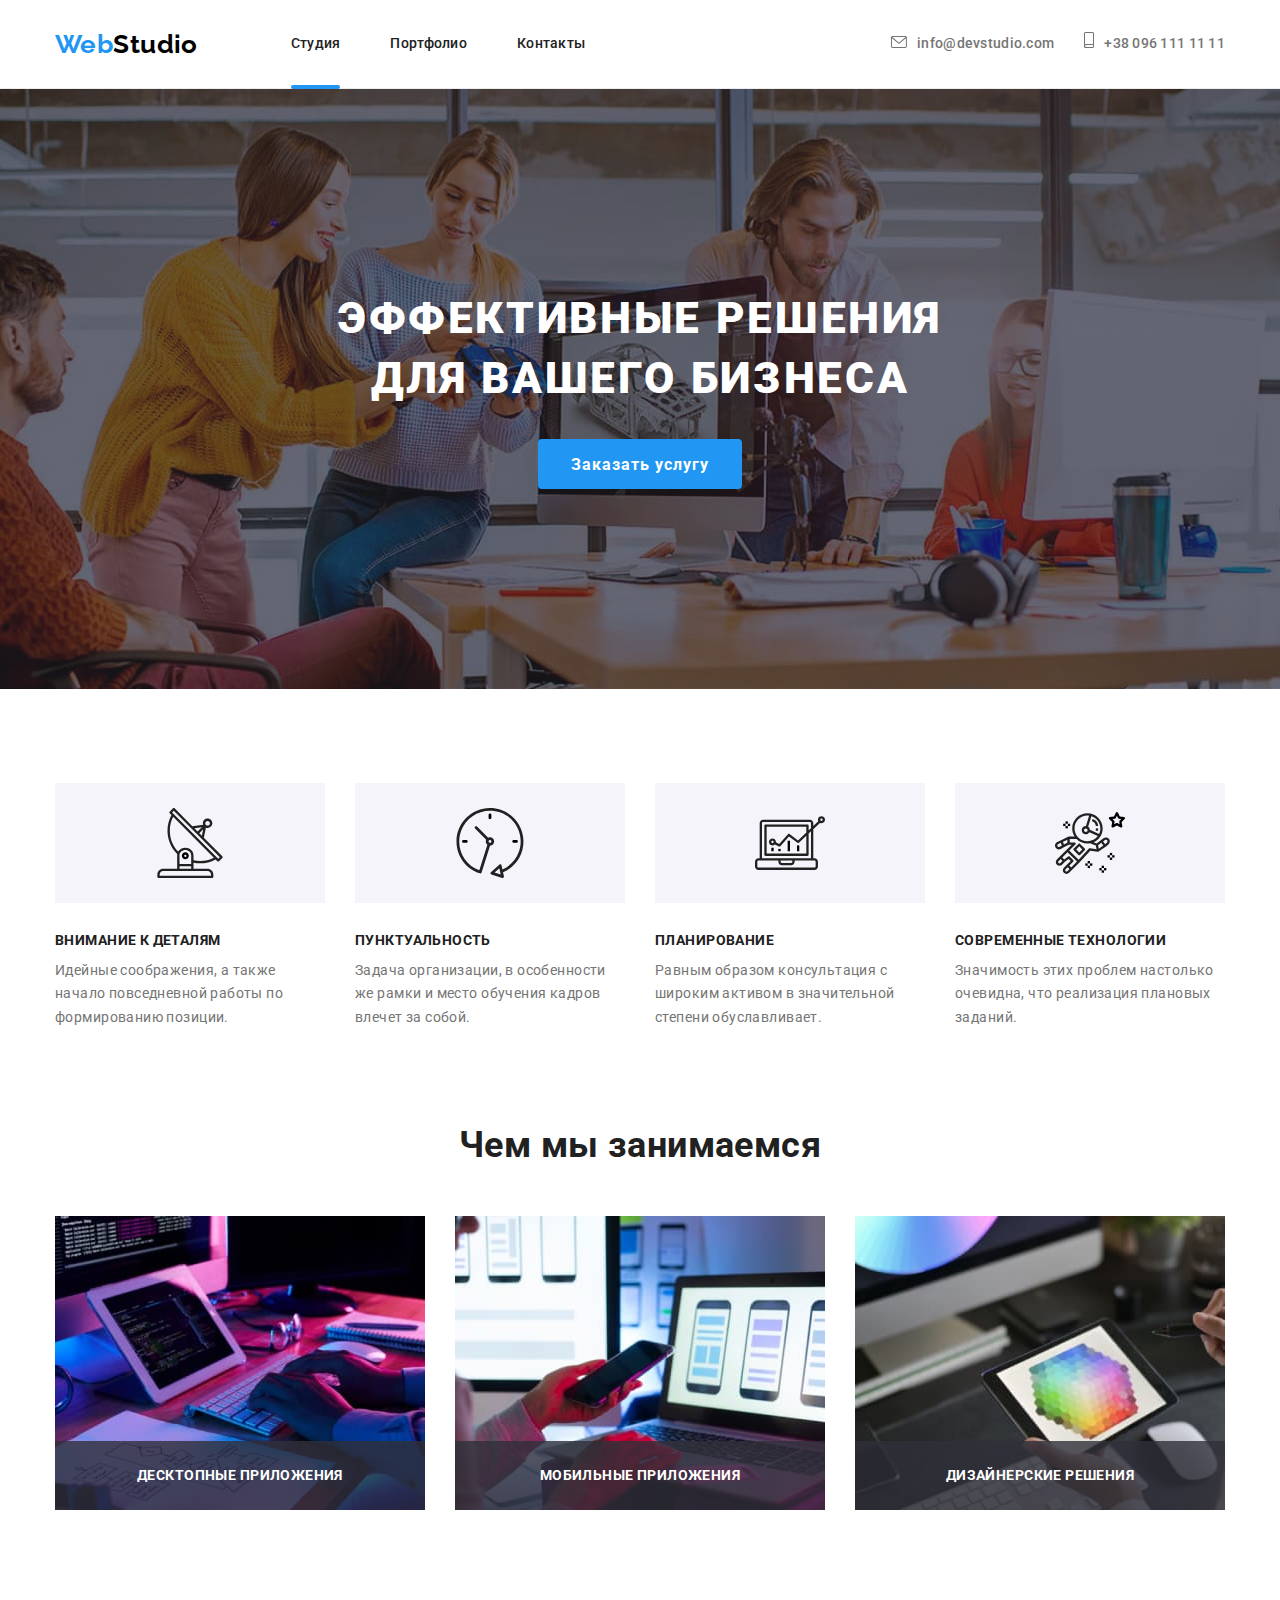
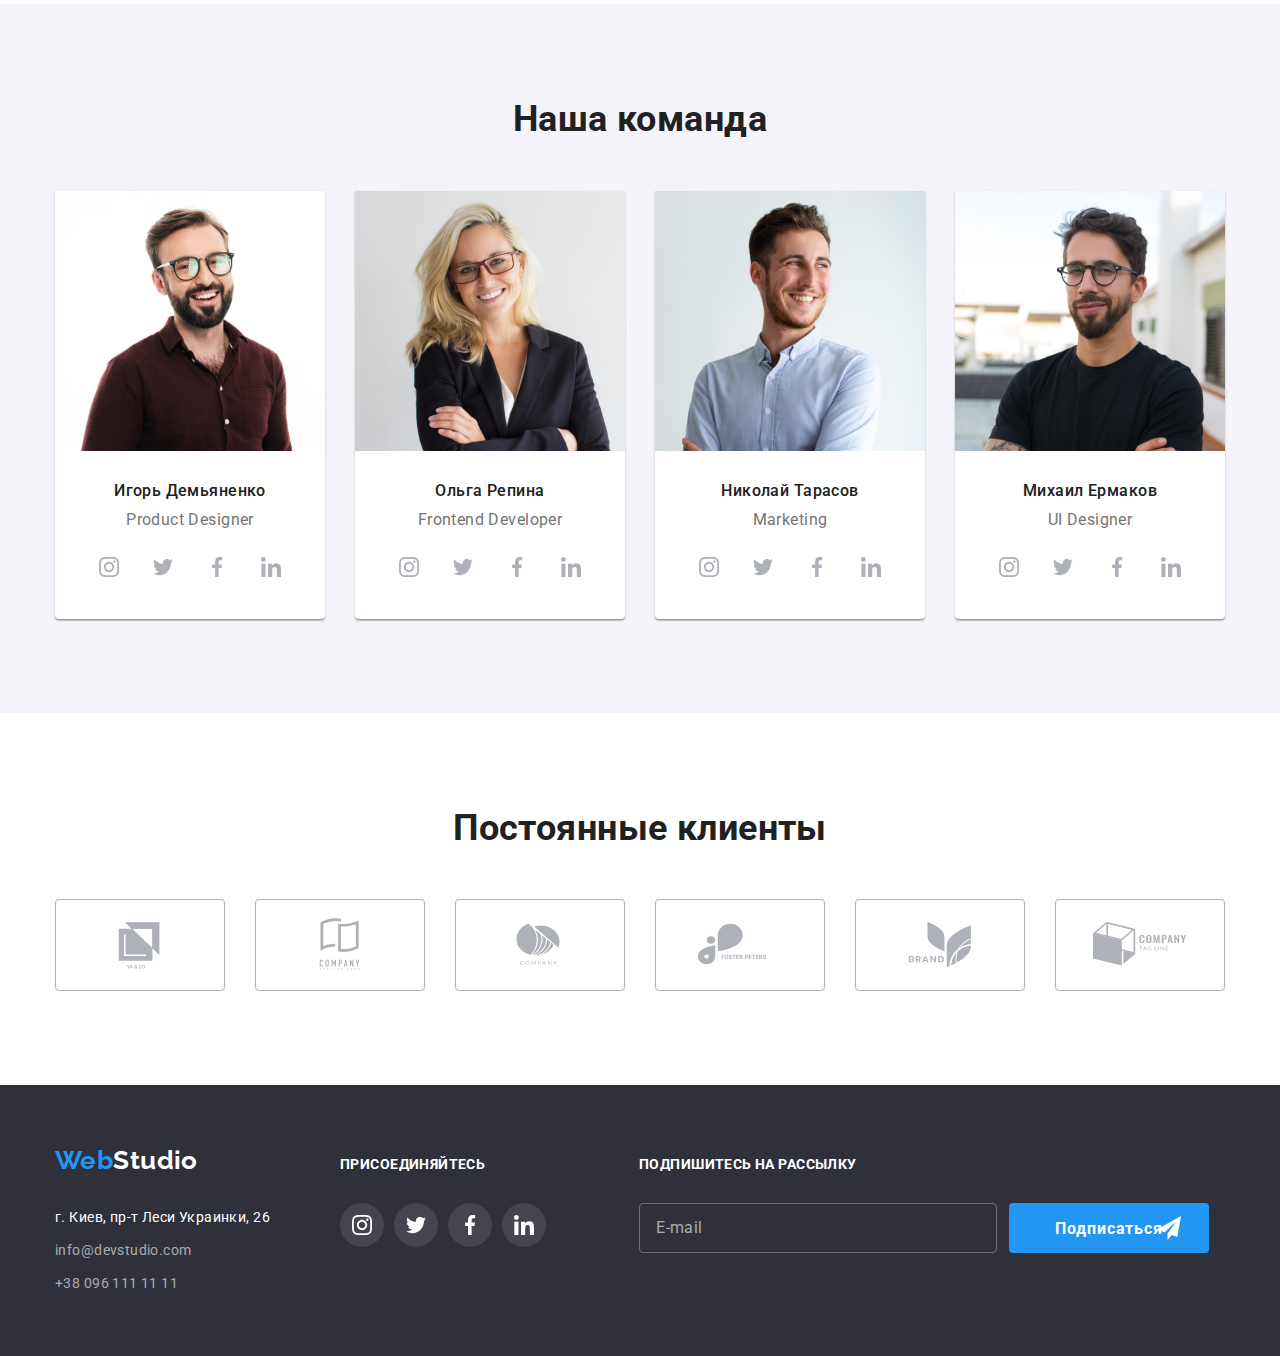
<file: index.html>
<!DOCTYPE html>
<html lang="ru">
	<head>
		<meta charset="UTF-8" />
		<meta http-equiv="X-UA-Compatible" content="IE=edge" />
		<meta name="viewport" content="width=device-width, initial-scale=1.0" />
		<title>Студия</title>
		<link rel="preconnect" href="https://fonts.googleapis.com" />
		<link rel="preconnect" href="https://fonts.gstatic.com" crossorigin />
		<link
			href="https://fonts.googleapis.com/css2?family=Raleway:wght@700&family=Roboto:wght@400;500;700;900&display=swap"
			rel="stylesheet"
		/>
		<link rel="stylesheet" href="https://cdn.jsdelivr.net/npm/modern-normalize@1.1.0/modern-normalize.min.css" />
		<link rel="stylesheet" href="./css/main.min.css">
		
		
	</head>
	<body>
		<!-- HEADER -->
		<header class="page-header">
			<div class="page-header__container container">
				<nav class="page-navigation">
					<a href="./index.html" class="logo page-header__logo link">
						<span class="logo__part">Web</span>Studio</a>
					<ul class="site-nav list">
						<li class="site-nav__item">
							<a href="./index.html" class="site-nav__link site-nav__link_current">Студия</a>
						</li>
						<li class="site-nav__item"><a href="./portfolio.html" class="site-nav__link">Портфолио</a></li>
						<li class="site-nav__item"><a href="" class="site-nav__link">Контакты</a></li>
					</ul>
				</nav>
				<ul class="contacts list">
					<li class="contacts__item">
						<a href="mailto:info@devstudio.com" class="contacts-link link">
							<svg class="contacts-link-icon" width="16" height="12">
								<use href="./images/sprite.svg#icon-envelope"></use>
							</svg>
							info@devstudio.com
						</a>
					</li>
					<li class="contacts__item">
						<a href="tel:+380961111111" class="contacts-link link">
							<svg class="contacts-link-icon" width="10" height="16">
								<use href="./images/sprite.svg#icon-smartphone"></use>
							</svg>
							+38 096 111 11 11
						</a>
					</li>
				</ul>
			</div>
		</header>
		<!-- HERO -->
		<main>
			<section class="hero">
				<div class="hero__container container">
					<h1 class="hero__title">Эффективные решения для вашего бизнеса</h1>
					<button type="button" class="hero__button" data-modal-open>Заказать услугу</button>
				</div>
			</section>
			<!-- Features -->

			<section class="features section">
				<div class="features__container container">
					<h2 class="visually-hidden">Преимущества</h2>
					<ul class="features__list list">
						<li class="features__item">
							<div class="features-logo-container">
								<svg width="70" height="70">
									<use href="./images/sprite.svg#icon-antenna"></use>
								</svg>
							</div>
							<h3 class="features__title">Внимание к деталям</h3>
							<p>Идейные соображения, а также начало повседневной работы по формированию позиции.</p>
						</li>
						<li class="features__item">
							<div class="features-logo-container">
								<svg width="70" height="70">
									<use href="./images/sprite.svg#icon-clock"></use>
								</svg>
							</div>
							<h3 class="features__title">Пунктуальность</h3>
							<p>Задача организации, в особенности же рамки и место обучения кадров влечет за собой.</p>
						</li>
						<li class="features__item">
							<div class="features-logo-container">
								<svg width="70" height="70">
									<use href="./images/sprite.svg#icon-diagram"></use>
								</svg>
							</div>
							<h3 class="features__title">Планирование</h3>
							<p>Равным образом консультация с широким активом в значительной степени обуславливает.</p>
						</li>
						<li class="features__item">
							<div class="features-logo-container">
								<svg width="70" height="70">
									<use href="./images/sprite.svg#icon-astronaut"></use>
								</svg>
							</div>
							<h3 class="features__title">Современные технологии</h3>
							<p>Значимость этих проблем настолько очевидна, что реализация плановых заданий.</p>
						</li>
					</ul>
				</div>
			</section>
			<!-- activity -->
			<section class="activity section">
				<div class="container">
					<h2 class="section-title">Чем мы занимаемся</h2>
					<ul class="activity__list list">
						<li class="activity__item">
							<img src="./images/box1.jpg" alt="Картинка1" width="370" />
							<p class="activity__item_type">Десктопные приложения</p>
						</li>
						<li class="activity__item">
							<img src="./images/box2.jpg" alt="Картинка2" width="370" />
							<p class="activity__item_type">Мобильные приложения</p>
						</li>
						<li class="activity__item">
							<img src="./images/box3.jpg" alt="Картинка3" width="370" />
							<p class="activity__item_type">Дизайнерские решения</p>
						</li>
					</ul>
				</div>
			</section>
			<!-- EMPLOYEES -->
			<section class="employees-section section">
				<div class="container">
					<h2 class="section-title">Наша команда</h2>
					<ul class="employees list">
						<li class="employee-card">
							<img class="employee-photo" src="./images/photo1.jpg" alt="Игорь Демьяненко" width="270" />
							<div class="employee-card-container">
								<h3 class="employees-name">Игорь Демьяненко</h3>
								<p class="employees-position">Product Designer</p>
								<ul class="social-list list">
									<li>
										<a href="#" class="social-list__link">
											<svg class="social-link-icon" width="20" height="20">
												<use href="./images/sprite.svg#icon-instagram"></use>
											</svg>
										</a>
									</li>
									<li>
										<a href="#" class="social-list__link">
											<svg class="social-link-icon" width="20" height="20">
												<use href="./images/sprite.svg#icon-twitter"></use>
											</svg>
										</a>
									</li>
									<li>
										<a href="#" class="social-list__link">
											<svg class="social-link-icon" width="20" height="20">
												<use href="./images/sprite.svg#icon-facebook"></use>
											</svg>
										</a>
									</li>
									<li>
										<a href="#" class="social-list__link">
											<svg class="social-link-icon" width="20" height="20">
												<use href="./images/sprite.svg#icon-linkedin"></use>
											</svg>
										</a>
									</li>
								</ul>
							</div>
						</li>
						<li class="employee-card">
							<img class="employee-photo" src="./images/photo2.jpg" alt="Ольга Репина" width="270" />
							<div class="employee-card-container">
								<h3 class="employees-name">Ольга Репина</h3>
								<p class="employees-position">Frontend Developer</p>
								<ul class="social-list list">
									<li>
										<a href="#" class="social-list__link">
											<svg class="social-link-icon" width="20" height="20">
												<use href="./images/sprite.svg#icon-instagram"></use>
											</svg>
										</a>
									</li>
									<li>
										<a href="#" class="social-list__link">
											<svg class="social-link-icon" width="20" height="20">
												<use href="./images/sprite.svg#icon-twitter"></use>
											</svg>
										</a>
									</li>
									<li>
										<a href="#" class="social-list__link">
											<svg class="social-link-icon" width="20" height="20">
												<use href="./images/sprite.svg#icon-facebook"></use>
											</svg>
										</a>
									</li>
									<li>
										<a href="#" class="social-list__link">
											<svg class="social-link-icon" width="20" height="20">
												<use href="./images/sprite.svg#icon-linkedin"></use>
											</svg>
										</a>
									</li>
								</ul>
							</div>
						</li>
						<li class="employee-card">
							<img class="employee-photo" src="./images/photo3.jpg" alt="Николай Тарасов" width="270" />
							<div class="employee-card-container">
								<h3 class="employees-name">Николай Тарасов</h3>
								<p class="employees-position">Marketing</p>
								<ul class="social-list list">
									<li>
										<a href="#" class="social-list__link">
											<svg class="social-link-icon" width="20" height="20">
												<use href="./images/sprite.svg#icon-instagram"></use>
											</svg>
										</a>
									</li>
									<li>
										<a href="#" class="social-list__link">
											<svg class="social-link-icon" width="20" height="20">
												<use href="./images/sprite.svg#icon-twitter"></use>
											</svg>
										</a>
									</li>
									<li>
										<a href="#" class="social-list__link">
											<svg class="social-link-icon" width="20" height="20">
												<use href="./images/sprite.svg#icon-facebook"></use>
											</svg>
										</a>
									</li>
									<li>
										<a href="#" class="social-list__link">
											<svg class="social-link-icon" width="20" height="20">
												<use href="./images/sprite.svg#icon-linkedin"></use>
											</svg>
										</a>
									</li>
								</ul>
							</div>
						</li>
						<li class="employee-card">
							<img class="employee-photo" src="./images/photo4.jpg" alt="Михаил Ермаков" width="270" />
							<div class="employee-card-container">
								<h3 class="employees-name">Михаил Ермаков</h3>
								<p class="employees-position">UI Designer</p>
								<ul class="social-list list">
									<li>
										<a href="#" class="social-list__link">
											<svg class="social-link-icon" width="20" height="20">
												<use href="./images/sprite.svg#icon-instagram"></use>
											</svg>
										</a>
									</li>
									<li>
										<a href="#" class="social-list__link">
											<svg class="social-link-icon" width="20" height="20">
												<use href="./images/sprite.svg#icon-twitter"></use>
											</svg>
										</a>
									</li>
									<li>
										<a href="#" class="social-list__link">
											<svg class="social-link-icon" width="20" height="20">
												<use href="./images/sprite.svg#icon-facebook"></use>
											</svg>
										</a>
									</li>
									<li>
										<a href="#" class="social-list__link">
											<svg class="social-link-icon" width="20" height="20">
												<use href="./images/sprite.svg#icon-linkedin"></use>
											</svg>
										</a>
									</li>
								</ul>
							</div>
						</li>
					</ul>
				</div>
			</section>
			<!-- Clients -->
			<section class="section">
				<div class="container">
					<h2 class="section-title">Постоянные клиенты</h2>
					<ul class="clients-list list">
						<li>
							<a class="clients-link" href="">
								<svg class="clients-icon" width="106" height="60">
									<use href="./images/sprite.svg#icon-Logo1"></use>
								</svg>
							</a>
						</li>

						<li>
							<a class="clients-link" href="">
								<svg class="clients-icon" width="106" height="60">
									<use href="./images/sprite.svg#icon-Logo2"></use>
								</svg>
							</a>
						</li>

						<li>
							<a class="clients-link" href="">
								<svg class="clients-icon" width="106" height="60">
									<use class="client-logo" href="./images/sprite.svg#icon-Logo3"></use>
								</svg>
							</a>
						</li>

						<li>
							<a class="clients-link" href="">
								<svg class="clients-icon" width="106" height="60">
									<use class="client-logo" href="./images/sprite.svg#icon-Logo4"></use>
								</svg>
							</a>
						</li>

						<li>
							<a class="clients-link" href="">
								<svg class="clients-icon" width="106" height="60">
									<use  href="./images/sprite.svg#icon-Logo5"></use>
								</svg>
							</a>
						</li>

						<li>
							<a class="clients-link" href="">
								<svg class="clients-icon" width="106" height="60">
									<use  href="./images/sprite.svg#icon-Logo6"></use>
								</svg>
							</a>
						</li>
					</ul>
				</div>
			</section>
		</main>
		<!-- FOOTER -->
		<footer>
			<div class="footer-main-container container">
				<div class="footer-addres-container">
					<a href="./index.html" class="logo footer-logo link">
						<span class="logo__part">Web</span>Studio</a>
					<address class="footer-address">
						<ul class="footer-address-list list">
							<li class="addres-item">
								<a
									href="https://www.google.com.ua/maps/place/%D0%B1%D1%83%D0%BB.+%D0%9B%D0%B5%D1%81%D0%B8+%D0%A3%D0%BA%D1%80%D0%B0%D0%B8%D0%BD%D0%BA%D0%B8,+26,+%D0%9A%D0%B8%D0%B5%D0%B2,+02000/@50.4265807,30.5383858,17z/data=!3m1!4b1!4m5!3m4!1s0x40d4cf0e033ecbe9:0x57a4dffefec77da0!8m2!3d50.4265807!4d30.5383858?hl=ru"
									target="_blank"
									rel="noopener nofollow noreferrer"
									class="addres-place link"
								>
									г. Киев, пр-т Леси Украинки, 26
								</a>
							</li>
							<li class="addres-item"><a href="mailto:info@devstudio.com" class="footer-contacts-link link">info@devstudio.com</a></li>
							<li class="addres-item"><a href="tel:+380961111111" class="footer-contacts-link link">+38 096 111 11 11</a></li>
						</ul>
					</address>
				</div>
				<div class="social-container">
					<h2 class="social-list-title ">присоединяйтесь</h2>

					<ul class="social-list list">
						<li>
							<a href="#" class="social-list__link social-list--link-dark">
								<svg class="social-link-icon social-list--link-dark" width="20" height="20">
									<use href="./images/sprite.svg#icon-instagram"></use>
								</svg>
							</a>
						</li>
						<li>
							<a href="#" class="social-list__link social-list--link-dark">
								<svg class="social-link-icon social-list--link-dark" width="20" height="20">
									<use href="./images/sprite.svg#icon-twitter"></use>
								</svg>
							</a>
						</li>
						<li>
							<a href="#" class="social-list__link social-list--link-dark">
								<svg class="social-link-icon social-list--link-dark" width="20" height="20">
									<use href="./images/sprite.svg#icon-facebook"></use>
								</svg>
							</a>
						</li>
						<li>
							<a href="#" class="social-list__link social-list--link-dark">
								<svg class="social-link-icon social-list--link-dark" width="20" height="20">
									<use href="./images/sprite.svg#icon-linkedin"></use>
								</svg>
							</a>
						</li>
					</ul>
				</div>
				
				<div class="subscribe-container">
					<h2 class="social-list-title ">Подпишитесь на рассылку</h2>
					<form class="footer-subscribe-form">
						<label class="subscribe-form-field">
							<input
								type="email"
								class="subscribe-input"
								name="user_email"
								pattern="[a-z0-9._%+-]+@[a-z0-9.-]+\.[a-z]{2, 4}$"
								placeholder="E-mail"/>
							<span class="footer-button-wraper">
								<button type="submit" class="hero__button footer-subscribe-form-btn ">Подписаться</button>
								<svg class="subscribe-input-icon" width="24" height="24">
									<use href="./images/sprite.svg#icon-send "></use>
								</svg>
							</span>
						</label>
					</form>
				</div>
			</div>
		</footer>
		<!-- Backdrop -->

		<div class="backdrop is-hidden" data-modal>
			<div class="modal">
				<button class="modal-close-button" type="reset" data-modal-close>
					<svg class="close" width="18" height="18">
						<use href="./images/sprite.svg#close"></use>
					</svg>
				</button>
				<form class="modal-form">
					<p class="form-title">Оставьте свои данные, мы вам перезвоним</p>
					<label class="contact-form-field">
						<span class="contact-form-element-desk">Имя</span>
						<span class="contact-form-input-wrapper">
							<input
								type="text"
								class="contact-form-input"
								name="user_name"
								minlength="2"
								pattern="^[a-zA-Zа-яА-Я]+$"
							/>
							<svg class="contact-form-icon" width="18" height="18">
								<use href="./images/sprite.svg#icon-person-black"></use>
							</svg>
						</span>
					</label>
					<label class="contact-form-field">
						<span class="contact-form-element-desk">Телефон</span>
						<span class="contact-form-input-wrapper">
							<input
								type="tel"
								class="contact-form-input"
								name="user_phone"
								pattern="[0-9]{3}-[0-9]{3}-[0-9]{2}-[0-9]{2}"
								title="xxx-xxx-xx-xx"
							/>
							<svg class="contact-form-icon" width="18" height="18">
								<use href="./images/sprite.svg#icon-phone-black"></use>
							</svg>
						</span>
					</label>
					<label class="contact-form-field">
						<span class="contact-form-element-desk">Почта</span>
						<span class="contact-form-input-wrapper">
							<input
								type="email"
								class="contact-form-input"
								name="user_email"
								pattern="[a-z0-9._%+-]+@[a-z0-9.-]+\.[a-z]{2, 4}$"
							/>
							<svg class="contact-form-icon" width="18" height="18">
								<use href="./images/sprite.svg#icon-email-black"></use>
							</svg>
						</span>
					</label>
					<label class="contact-form-field">
						<span class="contact-form-element-desk">Комментарий</span>
						<textarea name="user_message" class="contact-form-message" placeholder="Введите текст"></textarea>
					</label>
					<label for="input-policy" class="contact-form-checkbox-label">
                        <input id="input-policy" name="user_policy" class="contact-form-checkbox visually-hidden" type="checkbox" /><span class="policy-element-desc">Соглашаюсь с рассылкой и принимаю</span>
						<a href="" class="policy-link">Условия договора</a>
                        
                        <svg class="chekbox-policy-icon" width="16" height="15">
                            <use href="./images/sprite.svg#icon-check"></use>
                        </svg>
                        

					</label>
					<button type="submit" class="contact-form-submit hero__button">Отправить</button>
				</form>
			</div>
		</div>

		<script src="./js/modal.js"></script>
	</body>
</html>
</file>
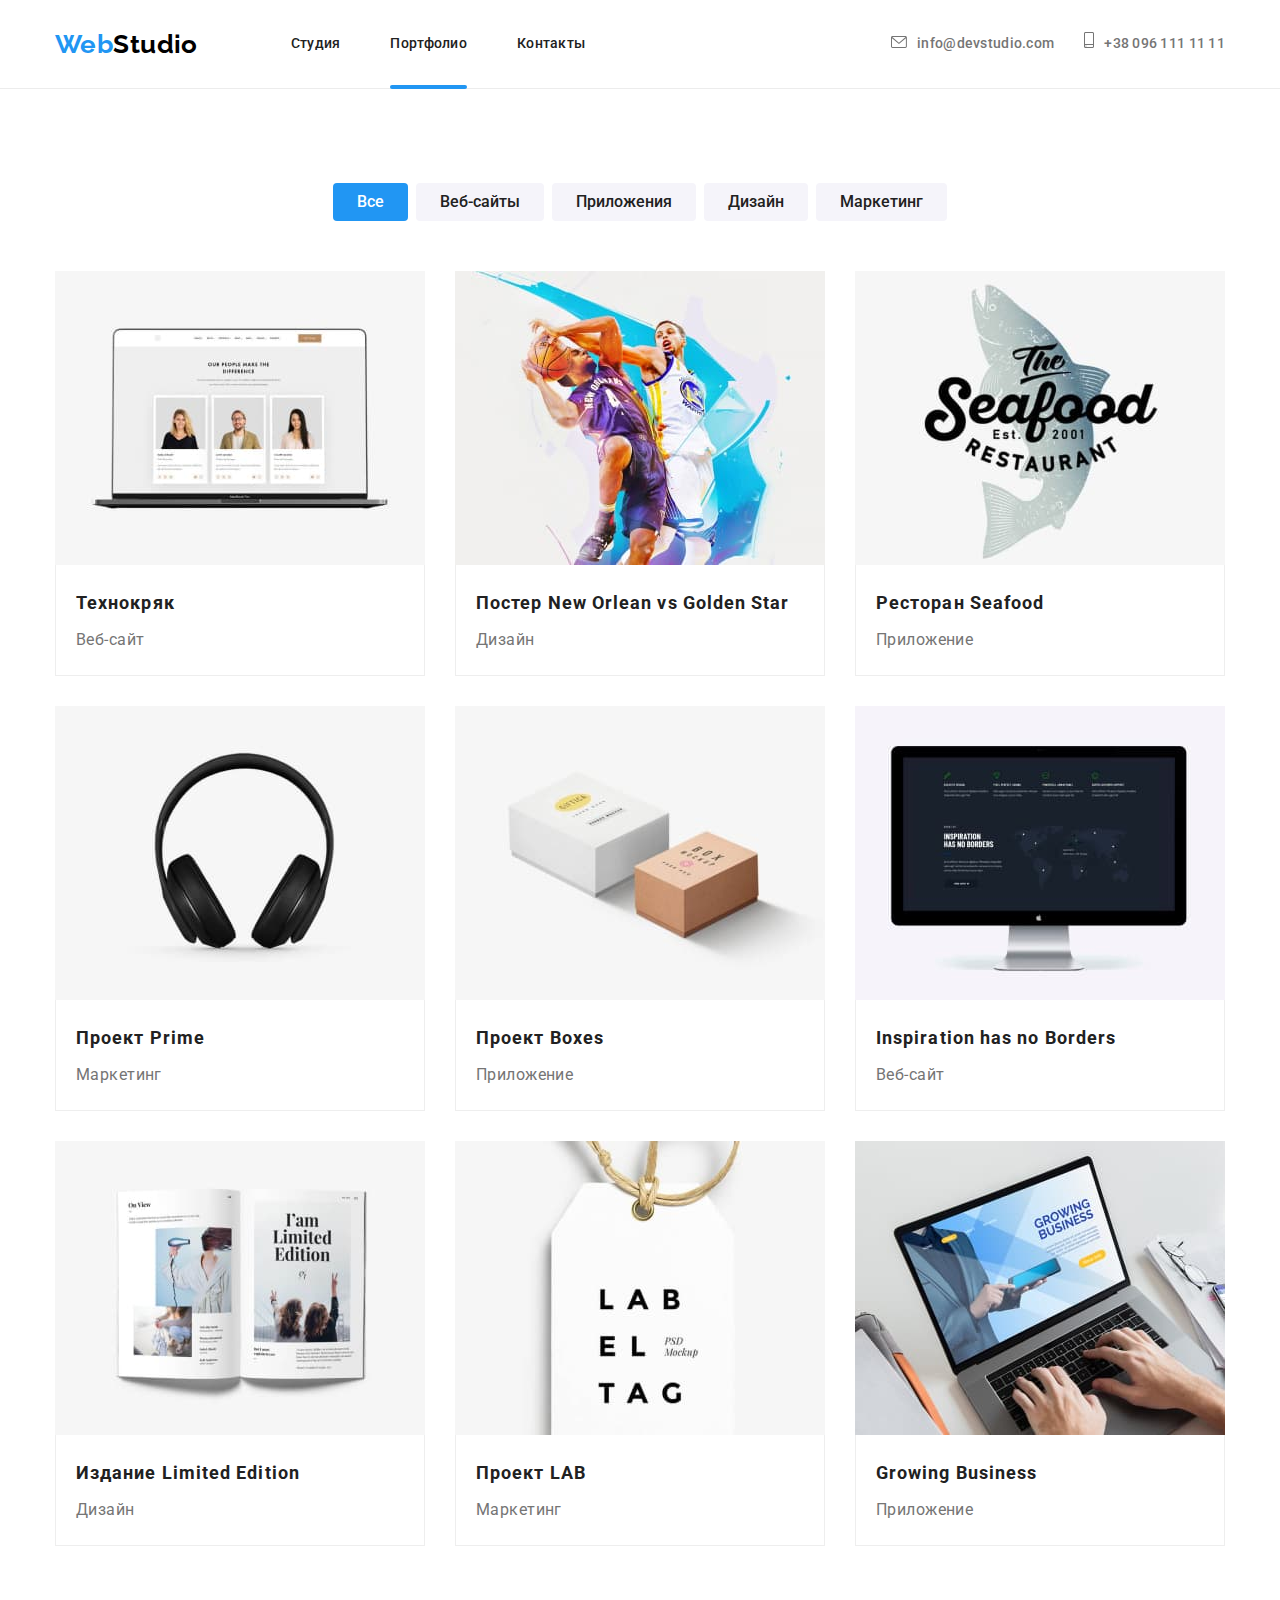
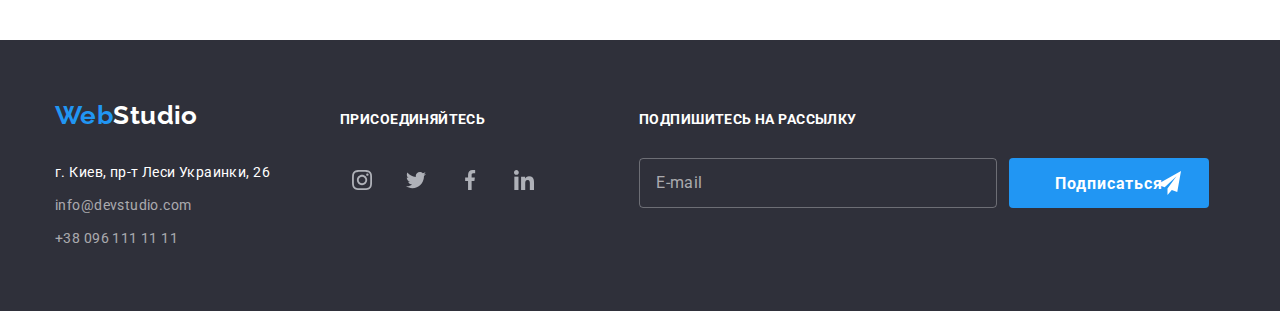
<file: portfolio.html>
<!DOCTYPE html>
<html lang="ru">
<head>
    <meta charset="UTF-8">
    <meta http-equiv="X-UA-Compatible" content="IE=edge">
    <meta name="viewport" content="width=device-width, initial-scale=1.0">
    <title>Портфолио</title>
    <link rel="preconnect" href="https://fonts.googleapis.com">
    <link rel="preconnect" href="https://fonts.gstatic.com" crossorigin>
    <link href="https://fonts.googleapis.com/css2?family=Raleway:wght@700&family=Roboto:wght@400;500;700&display=swap"
        rel="stylesheet">
    <link rel="stylesheet" href="https://cdn.jsdelivr.net/npm/modern-normalize@1.1.0/modern-normalize.min.css" />
    <link rel="stylesheet" href="./css/main.min.css">
    
    
</head>
<body>
    <header class="page-header">
        <div class="page-header__container container">
            <nav class="page-navigation">
                <a href="./index.html" class="logo page-header__logo link">
                    <span class="logo__part">Web</span>Studio</a>
                <ul class="site-nav list">
                    <li class="site-nav__item">
                        <a href="./index.html" class="site-nav__link">Студия</a>
                    </li>
                    <li class="site-nav__item"><a href="./portfolio.html" class="site-nav__link site-nav__link_current">Портфолио</a></li>
                    <li class="site-nav__item"><a href="" class="site-nav__link">Контакты</a></li>
                </ul>
            </nav>
            <ul class="contacts list">
                <li class="contacts__item">
                    <a href="mailto:info@devstudio.com" class="contacts-link link">
                        <svg class="contacts-link-icon" width="16" height="12">
                            <use href="./images/sprite.svg#icon-envelope"></use>
                        </svg>
                        info@devstudio.com
                    </a>
                </li>
                <li class="contacts__item">
                    <a href="tel:+380961111111" class="contacts-link link">
                        <svg class="contacts-link-icon" width="10" height="16">
                            <use href="./images/sprite.svg#icon-smartphone"></use>
                        </svg>
                        +38 096 111 11 11
                    </a>
                </li>
            </ul>
        </div>
    </header>
    
    <main>
        <section class="filter section">
            <div class="container">
                <h1 class="visually-hidden">Наши проекты</h1>
                <ul class="filter-list list">
                    <li>
                        <button type="button" class="filter-button active">Все</button>
                    </li>
                    <li>
                        <button type="button" class="filter-button">Веб-сайты</button>
                    </li>
                    <li>
                        <button type="button" class="filter-button">Приложения</button>
                    </li>
                    <li>
                        <button type="button" class="filter-button">Дизайн</button>
                    </li>
                    <li>
                        <button type="button" class="filter-button">Маркетинг</button>
                    </li>
                </ul>    
                
                <ul class="projects-list list ">
                    <li class="projects-item"> <a href="" class="project-list-item link">
                        <div class="projects-item-wraper">
                             <img src="./images/img1.jpg" alt="Лого Проекта" width="370" height="294">
                             <p class="item-overlay">Ресурс предлагает комплексные предложения с разным уровнем функционала и сервисов. Все это позволит посетителю получить
                            исчерпывающие сведения <br> о компании или частном лице.</p>
                        </div>
                        <div class="projects-container">
                             <h2 class="projects-name">Технокряк</h2>
                             <p class="projects-type">Веб-сайт</p>
                             </div>
                    </a>
    
                    </li>
                <li class="projects-item"> <a href="" class="project-list-item link">
                        <div class="projects-item-wraper">
                            <img src="./images/img2.jpg" alt="Лого Проекта" width="370" height="294">
                            <p class="item-overlay">Ресурс предлагает комплексные предложения с разным уровнем функционала и сервисов. Все это позволит посетителю получить
                            исчерпывающие сведения <br> о компании или частном лице.</p>
                        </div>
                        <div class="projects-container">
                            <h2 class="projects-name">Постер New Orlean vs Golden Star</h2>
                            <p class="projects-type">Дизайн</p>
                        </div>
                    </a>
                    </li>
                    <li class="projects-item"> <a href="" class="project-list-item link">
                            <div class="projects-item-wraper">
                                <img src="./images/img3.jpg" alt="Лого Проекта" width="370" height="294">
                                <p class="item-overlay">Ресурс предлагает комплексные предложения с разным уровнем функционала и сервисов. Все это позволит посетителю получить
                                исчерпывающие сведения <br> о компании или частном лице.</p>
                            </div>
                            <div class="projects-container">
                                <h2 class="projects-name">Ресторан Seafood</h2>
                                <p class="projects-type">Приложение</p>
                            </div>
                        </a>
                    </li>
                    <li class="projects-item"> <a href="" class="project-list-item link">
                            <div class="projects-item-wraper">
                                <img src="./images/img4.jpg" alt="Лого Проекта" width="370" height="294">
                                <p class="item-overlay">Ресурс предлагает комплексные предложения с разным уровнем функционала и сервисов. Все это позволит посетителю получить
                                исчерпывающие сведения <br> о компании или частном лице.</p>
                            </div>
                        <div class="projects-container">
                            <h2 class="projects-name">Проект Prime</h2>
                            <p class="projects-type">Маркетинг</p>
                        </div>
                        </a>
                    </li>
                    <li class="projects-item"> <a href="" class="project-list-item link">
                            <div class="projects-item-wraper">
                                <img src="./images/img5.jpg" alt="Лого Проекта" width="370" height="294">
                                <p class="item-overlay">Ресурс предлагает комплексные предложения с разным уровнем функционала и сервисов. Все это позволит посетителю получить
                                исчерпывающие сведения <br> о компании или частном лице.</p>
                            </div>
                        <div class="projects-container">
                            <h2 class="projects-name">Проект Boxes</h2>
                            <p class="projects-type">Приложение</p>
                        </div>
                        </a>
                    </li>
                <li class="projects-item"> <a href="" class="project-list-item link">
                        <div class="projects-item-wraper">
                            <img src="./images/img6.jpg" alt="Лого Проекта" width="370" height="294">
                            <p class="item-overlay">Ресурс предлагает комплексные предложения с разным уровнем функционала и сервисов. Все это позволит посетителю получить
                            исчерпывающие сведения <br> о компании или частном лице.</p>
                        </div>
                        <div class="projects-container">
                            <h2 class="projects-name">Inspiration has no Borders</h2>
                            <p class="projects-type">Веб-сайт</p>
                        </div>
                        </a>
                    </li>
                    <li class="projects-item"> <a href="" class="project-list-item link">
                            <div class="projects-item-wraper">
                                <img src="./images/img7.jpg" alt="Лого Проекта" width="370" height="294">
                                <p class="item-overlay">Ресурс предлагает комплексные предложения с разным уровнем функционала и сервисов. Все это позволит посетителю получить
                                исчерпывающие сведения <br> о компании или частном лице.</p>
                            </div>
                        <div class="projects-container">
                            <h2 class="projects-name">Издание Limited Edition</h2>
                            <p class="projects-type">Дизайн</p>
                        </div>
                        </a>
                    </li>
                <li class="projects-item"> <a href="" class="project-list-item link">
                        <div class="projects-item-wraper">
                            <img src="./images/img8.jpg" alt="Лого Проекта" width="370" height="294">
                            <p class="item-overlay">Ресурс предлагает комплексные предложения с разным уровнем функционала и сервисов. Все это позволит посетителю получить
                            исчерпывающие сведения <br> о компании или частном лице.</p>
                        </div>
                        <div class="projects-container">
                            <h2 class="projects-name">Проект LAB</h2>
                            <p class="projects-type">Маркетинг</p>
                        </div>
                        </a>
                    </li>
                    <li class="projects-item"> <a href="" class="project-list-item link">
                            <div class="projects-item-wraper">
                                <img src="./images/img9.jpg" alt="Лого Проекта" width="370" height="294">
                                <p class="item-overlay">Ресурс предлагает комплексные предложения с разным уровнем функционала и сервисов. Все это позволит посетителю получить
                                исчерпывающие сведения <br> о компании или частном лице.</p>
                            </div>
                            <div class="projects-container">
                            <h2 class="projects-name">Growing Business</h2>
                            <p class="projects-type">Приложение</p>
                        </div>
                        </a>
                    </li>
                
                </ul>
            </div>
        </section>

        

    
    </main>
    
<footer>
    <div class="footer-main-container container">
        <div class="footer-addres-container">
            <a href="./index.html" class="logo footer-logo link">
                <span class="logo__part">Web</span>Studio</a>
            <address class="footer-address">
                <ul class="footer-address-list list">
                    <li class="addres-item">
                        <a href="https://www.google.com.ua/maps/place/%D0%B1%D1%83%D0%BB.+%D0%9B%D0%B5%D1%81%D0%B8+%D0%A3%D0%BA%D1%80%D0%B0%D0%B8%D0%BD%D0%BA%D0%B8,+26,+%D0%9A%D0%B8%D0%B5%D0%B2,+02000/@50.4265807,30.5383858,17z/data=!3m1!4b1!4m5!3m4!1s0x40d4cf0e033ecbe9:0x57a4dffefec77da0!8m2!3d50.4265807!4d30.5383858?hl=ru"
                            target="_blank" rel="noopener nofollow noreferrer" class="addres-place link">
                            г. Киев, пр-т Леси Украинки, 26
                        </a>
                    </li>
                    <li class="addres-item"><a href="mailto:info@devstudio.com"
                            class="footer-contacts-link link">info@devstudio.com</a></li>
                    <li class="addres-item"><a href="tel:+380961111111" class="footer-contacts-link link">+38 096 111 11
                            11</a></li>
                </ul>
            </address>
        </div>
        <div class="social-container">
            <h2 class="social-list-title ">присоединяйтесь</h2>

            <ul class="social-list list">
                <li>
                    <a href="#" class="social-list__link">
                        <svg class="social-link-icon" width="20" height="20">
                            <use href="./images/sprite.svg#icon-instagram"></use>
                        </svg>
                    </a>
                </li>
                <li>
                    <a href="#" class="social-list__link">
                        <svg class="social-link-icon" width="20" height="20">
                            <use href="./images/sprite.svg#icon-twitter"></use>
                        </svg>
                    </a>
                </li>
                <li>
                    <a href="#" class="social-list__link">
                        <svg class="social-link-icon" width="20" height="20">
                            <use href="./images/sprite.svg#icon-facebook"></use>
                        </svg>
                    </a>
                </li>
                <li>
                    <a href="#" class="social-list__link">
                        <svg class="social-link-icon" width="20" height="20">
                            <use href="./images/sprite.svg#icon-linkedin"></use>
                        </svg>
                    </a>
                </li>
            </ul>
        </div>

        <div class="subscribe-container">
            <h2 class="social-list-title ">Подпишитесь на рассылку</h2>
            <form class="footer-subscribe-form">
                <label class="subscribe-form-field">
                    <input type="email" class="subscribe-input" name="user_email"
                        pattern="[a-z0-9._%+-]+@[a-z0-9.-]+\.[a-z]{2, 4}$" placeholder="E-mail" />
                    <div class="footer-button-wraper">
                        <button type="submit" class="hero__button footer-subscribe-form-btn">Подписаться</button>
                        <svg class="subscribe-input-icon" width="24" height="24">
                            <use href="./images/sprite.svg#icon-send "></use>
                        </svg>
                    </div>
                </label>
            </form>
        </div>
    </div>
</footer>
</body>
</html>
</file>
<file: css/main.min.css>
.list{list-style:none}.link{text-decoration:none}.site-nav__link_current{color:var(--accent-color)}.site-nav__link_current::after{position:absolute;content:"";width:100%;height:4px;background:#2196f3;border-radius:2px;left:0;transform:translateY(49px)}h1,h2,h3,h4,p{margin-top:0;margin-bottom:0}ul{margin-top:0;margin-bottom:0;padding-left:0}img{display:block}button{cursor:pointer}body{background-color:var(--primary-white-color);color:var(--primery-text-color);font-family:Roboto,sans-serif;font-size:14px;line-height:1.71;letter-spacing:.03em}.container{max-width:1200px;margin-left:auto;margin-right:auto;padding-left:15px;padding-right:15px}.section{padding-top:94px;padding-bottom:94px}.backdrop{position:fixed;width:100%;height:100%;background-color:rgba(0,0,0,.2);z-index:100;top:0;left:0;transition:var(--transform)}.backdrop.is-hidden{opacity:0;visibility:hidden;pointer-events:none}.logo{font-family:Raleway,sans-serif;font-weight:700;font-size:26px;line-height:1.19;transition:var(--transform)}.logo:focus{color:var(--accent-color)}.page-header__logo{margin-right:93px;color:var(--primary-black-color)}.footer-logo{display:block;margin-bottom:30px;color:var(--primary-white-color)}.logo__part{color:var(--accent-color)}.form-title{font-weight:700;font-size:20px;line-height:1.15;text-align:center;color:#212121;margin-bottom:12px}.contact-form-element-desk{display:block;font-size:12px;line-height:1.17;letter-spacing:.01em;margin-bottom:4px}.contact-form-input{width:100%;height:40px;border:1px solid rgba(33,33,33,.2);border-radius:4px;padding-left:42px;padding-right:10px;margin-bottom:10px;transition:var(--transform)}.contact-form-input:focus{outline:rgba(0,0,0,0);border-color:var(--accent-color)}.contact-form-input:focus+.contact-form-icon{fill:var(--accent-color)}.contact-form-input-wrapper{position:relative;display:block}.contact-form-icon{position:absolute;left:12px;top:11px;transition:var(--transform)}.contact-form-field{margin-bottom:20px}.contact-form-message{width:100%;height:120px;padding:10px 15px;resize:none;border:1px solid rgba(33,33,33,.2);border-radius:4px;transition:var(--transform)}.contact-form-message:focus{outline:rgba(0,0,0,0);border-color:var(--accent-color)}.contact-form-message::placeholder{padding-top:12px;font-size:12px;line-height:.86px;letter-spacing:.01em;color:rgba(117,117,117,.5)}.contact-form-checkbox-label{display:flex;margin-left:36px;margin-bottom:30px;position:relative;font-size:14px;line-height:2}.policy-link{color:#2196f3}.contact-form-checkbox{margin-left:7px}.contact-form-checkbox:checked~.chekbox-policy-icon{fill:var(--accent-color);border:none}.contact-form-checkbox:focus~.chekbox-policy-icon{border:1px solid var(--accent-color);border-radius:4px}.chekbox-policy-icon{fill:rgba(0,0,0,0);border:1px solid #000;border-radius:4px;position:absolute;top:6px;left:-22px;transition:var(--transform)}.modal{position:absolute;width:528px;height:580px;background-color:#fff;padding:40px 40px 44px 40px;top:50%;left:50%;transform:translate(-50%, -50%)}.modal-close-button{position:absolute;top:8px;right:8px;padding:0;display:flex;align-items:center;justify-content:center;width:30px;height:30px;border:1px solid rgba(0,0,0,.1);border-radius:50%;background-color:rgba(0,0,0,0)}.section-title{margin-bottom:50px;color:var(--title-text-color);font-size:36px;line-height:1.17;text-align:center}.social-list{display:flex;justify-content:center;gap:10px}.social-list__link{display:flex;justify-content:center;align-items:center;width:44px;height:44px;border-radius:50%;transition:var(--transform)}.social-list__link:focus,.social-list__link:hover{background-color:var(--accent-color)}.social-link-icon{fill:#afb1b8;transition:var(--transform)}.social-list__link:focus .social-link-icon,.social-list__link:hover .social-link-icon{fill:#fff}.social-list__link:focus .social-link-icon,.social-list__link:hover .social-link-icon{fill:#fff}.social-list__link.social-list--link-dark{background-color:rgba(255,255,255,.1)}.social-list__link.social-list--link-dark:hover,.social-list__link.social-list--link-dark:focus{background-color:var(--accent-color)}.social-link-icon.social-list--link-dark{fill:var(--primary-white-color)}.activity{padding-top:47px}.activity__list{display:flex;flex-wrap:wrap;gap:30px}.activity__item{max-width:calc((100% - 60px)/3);position:relative}.activity__item_type{background-color:rgba(47,48,58,.8);width:100%;padding-top:27px;padding-bottom:27px;position:absolute;bottom:0;font-weight:700;line-height:1.14;text-align:center;text-transform:uppercase;color:#fff}.clients-list{display:flex;justify-content:space-between}.clients-link{display:flex;justify-content:center;align-items:center;display:flex;border:1px #afb1b8 solid;border-radius:4px;cursor:pointer;width:170px;height:92px;transition:var(--transform)}.clients-link:hover,.clients-link:focus{border-color:var(--accent-color)}.clients-icon{fill:#afb1b8;transition:var(--transform)}.clients-link:hover .clients-icon,.clients-link:focus .clients-icon{fill:var(--accent-color)}.employees-section{background-color:#f5f4fa}.employees{display:flex;flex-wrap:wrap;gap:30px}.employee-card{background-color:var(--primary-white-color);box-shadow:0px 1px 3px rgba(0,0,0,.12),0px 1px 1px rgba(0,0,0,.14),0px 2px 1px rgba(0,0,0,.2);border-radius:0px 0px 4px 4px}.employee-card-container{padding-bottom:30px;padding-top:30px}.employees-name{margin-bottom:10px;padding-left:10px;padding-right:10px;color:var(--title-text-color);font-weight:500;font-size:16px;line-height:1.19;text-align:center}.employees-position{margin-bottom:16px;font-weight:400;font-size:16px;line-height:1.19;text-align:center}.features{padding-bottom:47px}.features__list{display:flex;flex-wrap:wrap;gap:30px}.features-logo-container{display:flex;background-color:#f5f4fa;width:270px;height:120px;justify-content:center;align-items:center;margin-bottom:30px}.features__item{max-width:calc((100% - 90px)/4)}.features__title{margin-bottom:10px;color:var(--title-text-color);font-size:14px;line-height:1.14;text-transform:uppercase}footer{background-color:var(--hero-and-footer-color)}.footer-main-container{display:flex;padding-top:60px;padding-bottom:60px;align-items:baseline}.footer-addres-container{display:flex;flex-direction:column}.social-list-title{font-size:14px;color:var(--primary-white-color);margin-bottom:30px;line-height:1.14;text-transform:uppercase}.footer-address-list{font-style:normal;margin-right:70px}.addres-item:not(:last-child){margin-bottom:9px}.addres-place{color:var(--primary-white-color);text-decoration:none}.footer-contacts-link{font-size:14px;line-height:1.71;letter-spacing:.03em;color:rgba(255,255,255,.6);transition:var(--transform)}.footer-contacts-link:focus,.footer-contacts-link:hover{color:var(--accent-color)}.filter-button{background-color:#f5f4fa;color:var(--title-text-color);font-family:inherit;font-weight:500;font-size:16px;line-height:1.63;border-radius:4px;border:1px solid rgba(0,0,0,0);padding:5px 23px;margin:0 auto;transition:var(--transform)}.filter-button:hover,.filter-button:focus{background-color:var(--accent-color);color:var(--primary-white-color);box-shadow:0px 4px 4px rgba(0,0,0,.25)}.active{background-color:var(--accent-color);color:var(--primary-white-color)}.subscribe-form-field{display:flex}.subscribe-input{width:358px;height:50px;background-color:inherit;border:1px solid rgba(255,255,255,.3);border-radius:4px;margin-right:12px;padding-left:16px;padding-right:10px;color:#fff}.subscribe-input::placeholder{font-size:16px;line-height:1.25;letter-spacing:.03em;color:rgba(255,255,255,.6);padding:0}.footer-button-wraper{display:block;position:relative}.subscribe-input-icon{position:absolute;top:13px;right:28px;fill:#fff}.footer-subscribe-form-btn{padding-left:26px;padding-right:62px}.page-header{border-bottom:1px solid #ececec}.page-header__container{display:flex;align-items:center}.page-navigation{display:flex;align-items:center}.site-nav{display:flex}.site-nav__item{padding-top:32px;padding-bottom:32px;position:relative}.site-nav__item:not(:last-child){margin-right:50px}.site-nav__link{display:inline-block;align-items:center;flex-direction:column;color:var(--title-text-color);text-decoration:none;font-weight:500;line-height:1.14;letter-spacing:.02em;transition:var(--transform)}.site-nav__link:hover,.site-nav__link:focus{color:var(--accent-color)}.contacts{display:flex;margin-left:auto}.contacts__item:not(:last-child){margin-right:30px}.contacts-link{display:inline-flex;align-items:baseline;color:var(--primery-text-color);text-decoration:none;font-weight:500;line-height:1.14;letter-spacing:.02em;transition:var(--transform)}.contacts-link:hover,.contacts-link:focus{color:var(--accent-color)}.contacts-link-icon{margin-right:10px;fill:currentColor}.hero__container{max-width:696px}.hero{background-color:var(--hero-and-footer-color);text-align:center;padding-top:200px;padding-bottom:200px;background-color:#c4c4c4;background-image:linear-gradient(rgba(47, 48, 58, 0.4), rgba(47, 48, 58, 0.4)),url(../images/hero.jpg);background-repeat:no-repeat;background-position:center}.hero__title{margin-bottom:30px;color:var(--primary-white-color);font-weight:900;font-size:44px;line-height:1.36;letter-spacing:.06em;text-transform:uppercase}.hero__button{background-color:var(--accent-color);color:var(--primary-white-color);font-family:inherit;font-weight:700;font-size:16px;line-height:1.88;letter-spacing:.06em;min-width:200px;height:50px;border-radius:4px;border:1px solid rgba(0,0,0,0);padding:10px 32px;margin:0 auto;display:block}.filter-list{display:flex;justify-content:center;flex-wrap:wrap;gap:8px;margin-bottom:50px}.projects-list{display:flex;flex-wrap:wrap;gap:30px}.projects-container{padding:20px;border:1px solid #eee;border-top:hidden}.projects-name{margin-bottom:4px;color:var(--title-text-color);font-size:18px;line-height:2;letter-spacing:.06em}.projects-type{font-size:16px;line-height:1.88;font-size:16px;color:#757575}.social-container{margin-right:93px}.projects-item-wraper{position:relative;overflow:hidden}.item-overlay{font-size:18px;line-height:1.56px;position:absolute;padding:63px 24px;left:0;top:0;width:100%;height:100%;transform:translateY(100%);transition:var(--transform);color:var(--primary-white-color);font-weight:400;font-size:18px;line-height:1.56;background:rgba(33,150,243,.9)}.projects-item{transition:var(--transform)}.projects-item:hover{box-shadow:0px 1px 1px rgba(0,0,0,.12),0px 4px 4px rgba(0,0,0,.06),1px 4px 6px rgba(0,0,0,.16)}.project-list-item:hover .item-overlay{transform:translateY(0)}:root{--primery-text-color: #757575;--title-text-color: #212121;--accent-color: #2196F3;--primary-white-color: #fff;--primary-black-color: #000;--hero-and-footer-color: #2F303A;--secondary-bcg-color: #F5F4FA;--secondary-address-color: rgba(255, 255, 255, 0.6);--transform: 250ms cubic-bezier(0.4, 0, 0.2, 1)}.visually-hidden{position:absolute;width:1px;height:1px;margin:-1px;border:0;padding:0;white-space:nowrap;clip-path:inset(100%);clip:rect(0 0 0 0);overflow:hidden}/*# sourceMappingURL=main.min.css.map */
</file>
